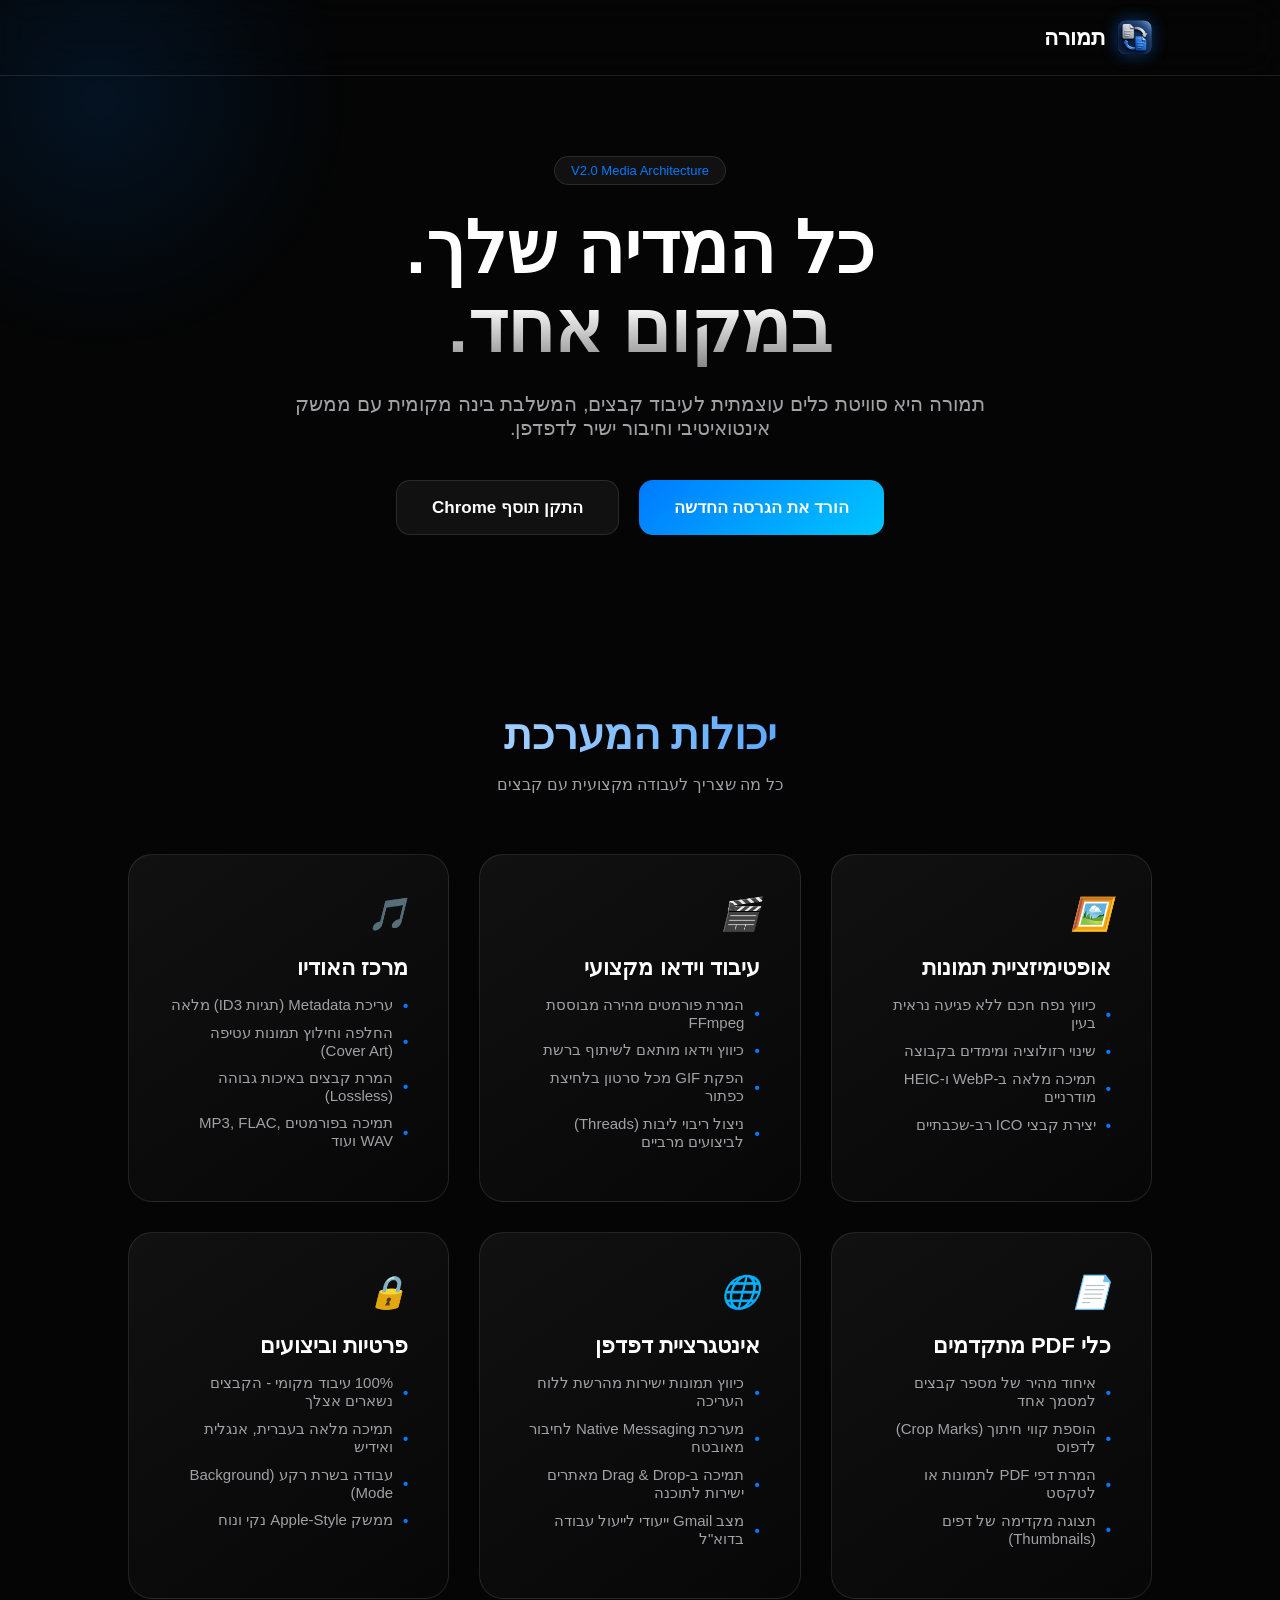
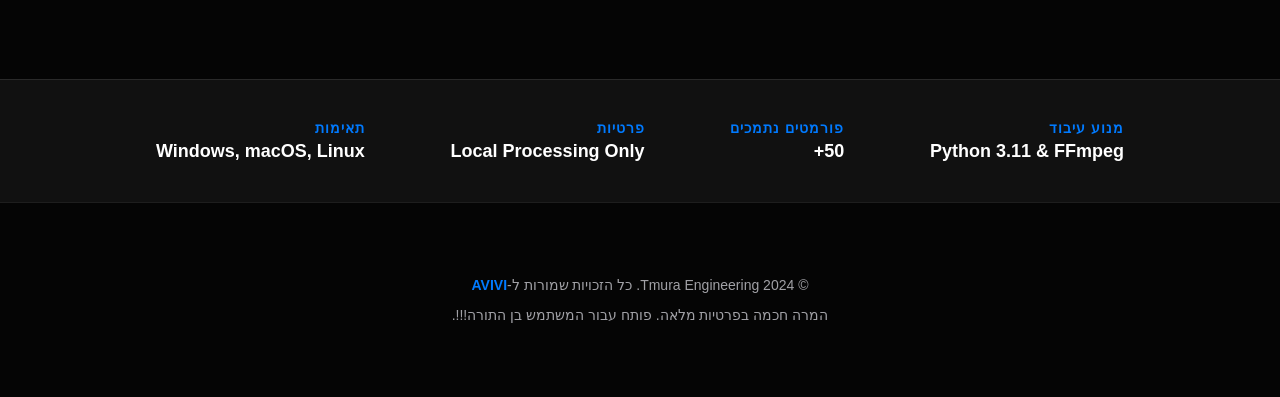
<file: index.html>
<!DOCTYPE html>
<html lang="he" dir="rtl">
<head>
    <!-- Google Tag Manager -->
    <script>(function(w,d,s,l,i){w[l]=w[l]||[];w[l].push({'gtm.start':
    new Date().getTime(),event:'gtm.js'});var f=d.getElementsByTagName(s)[0],
    j=d.createElement(s),dl=l!='dataLayer'?'&l='+l:'';j.async=true;j.src=
    'https://www.googletagmanager.com/gtm.js?id='+i+dl;f.parentNode.insertBefore(j,f);
    })(window,document,'script','dataLayer','GTM-TLV2FS8L');</script>
    <!-- End Google Tag Manager -->

    <meta charset="UTF-8">
    <meta name="viewport" content="width=device-width, initial-scale=1.0">
    <title>Tmura | Smart Media Engine</title>
    <style>
        :root {
            --accent: #007AFF;
            --accent-gradient: linear-gradient(135deg, #007AFF 0%, #00C6FF 100%);
            --bg: #050505;
            --card-bg: rgba(255, 255, 255, 0.05);
            --text-main: #ffffff;
            --text-dim: #a1a1a6;
            --glass-border: rgba(255, 255, 255, 0.1);
        }

        body {
            font-family: 'Segoe UI', -apple-system, BlinkMacSystemFont, sans-serif;
            background-color: var(--bg);
            color: var(--text-main);
            margin: 0;
            overflow-x: hidden;
            scroll-behavior: smooth;
        }

        .glow {
            position: fixed;
            width: 500px;
            height: 500px;
            background: radial-gradient(circle, rgba(0, 122, 255, 0.12) 0%, rgba(0, 0, 0, 0) 70%);
            top: -150px;
            left: -150px;
            z-index: -1;
        }

        nav {
            display: flex;
            justify-content: space-between;
            align-items: center;
            padding: 20px 10%;
            backdrop-filter: blur(20px);
            border-bottom: 1px solid var(--glass-border);
            position: sticky;
            top: 0;
            z-index: 1000;
        }

        .logo {
            display: flex;
            align-items: center;
            gap: 12px;
            font-size: 22px;
            font-weight: 700;
        }

        .logo img {
            width: 35px;
            height: 35px;
            border-radius: 8px;
            box-shadow: 0 0 15px rgba(0, 122, 255, 0.4);
        }

        .hero {
            padding: 80px 20px 60px 20px;
            display: flex;
            flex-direction: column;
            align-items: center;
            text-align: center;
        }

        .badge {
            background: var(--card-bg);
            border: 1px solid var(--glass-border);
            padding: 6px 16px;
            border-radius: 100px;
            font-size: 13px;
            color: var(--accent);
            margin-bottom: 24px;
        }

        h1 {
            font-size: clamp(40px, 8vw, 72px);
            margin: 0;
            background: linear-gradient(to bottom, #fff 60%, #888);
            -webkit-background-clip: text;
            -webkit-text-fill-color: transparent;
            line-height: 1.1;
        }

        .hero p {
            font-size: 20px;
            color: var(--text-dim);
            max-width: 700px;
            margin: 25px 0 40px 0;
        }

        .cta-group {
            display: flex;
            gap: 20px;
            flex-wrap: wrap;
            justify-content: center;
        }

        .btn {
            padding: 16px 35px;
            border-radius: 14px;
            font-size: 17px;
            font-weight: 600;
            text-decoration: none;
            transition: 0.3s;
            display: flex;
            align-items: center;
            gap: 10px;
        }

        .btn-primary {
            background: var(--accent-gradient);
            color: white;
        }

        .btn-primary:hover {
            transform: scale(1.03);
            box-shadow: 0 15px 40px rgba(0, 122, 255, 0.4);
        }

        .btn-secondary {
            background: var(--card-bg);
            color: white;
            border: 1px solid var(--glass-border);
        }

        .features-section {
            padding: 80px 10%;
        }

        .section-title {
            text-align: center;
            margin-bottom: 60px;
        }

        .section-title h2 {
            font-size: 42px;
            margin-bottom: 15px;
            background: linear-gradient(to right, #fff, var(--accent));
            -webkit-background-clip: text;
            -webkit-text-fill-color: transparent;
        }

        .features-grid {
            display: grid;
            grid-template-columns: repeat(auto-fit, minmax(300px, 1fr));
            gap: 30px;
        }

        .feature-card {
            background: linear-gradient(145deg, rgba(255,255,255,0.05) 0%, rgba(255,255,255,0.01) 100%);
            border: 1px solid var(--glass-border);
            padding: 40px;
            border-radius: 24px;
            transition: 0.4s;
            position: relative;
            overflow: hidden;
        }

        .feature-card:hover {
            border-color: rgba(0, 122, 255, 0.3);
            transform: translateY(-5px);
        }

        .feature-card i {
            font-size: 32px;
            margin-bottom: 20px;
            display: block;
        }

        .feature-card h3 {
            font-size: 22px;
            margin-bottom: 15px;
            color: #fff;
        }

        .feature-card ul {
            list-style: none;
            padding: 0;
            margin: 0;
            text-align: right;
        }

        .feature-card li {
            color: var(--text-dim);
            margin-bottom: 10px;
            font-size: 15px;
            display: flex;
            align-items: center;
            gap: 10px;
        }

        .feature-card li::before {
            content: "•";
            color: var(--accent);
            font-weight: bold;
        }

        .specs-bar {
            background: var(--card-bg);
            padding: 40px 10%;
            display: flex;
            justify-content: space-around;
            flex-wrap: wrap;
            gap: 30px;
            border-top: 1px solid var(--glass-border);
        }

        .spec-unit h4 {
            margin: 0 0 5px 0;
            color: var(--accent);
            font-size: 14px;
            text-transform: uppercase;
            letter-spacing: 1px;
        }

        .spec-unit p {
            margin: 0;
            font-size: 18px;
            font-weight: 600;
        }

        footer {
            padding: 60px 10%;
            text-align: center;
            border-top: 1px solid var(--glass-border);
            color: var(--text-dim);
            font-size: 14px;
        }

        footer a {
            color: var(--accent);
            text-decoration: none;
            font-weight: 600;
        }

        footer a:hover {
            text-decoration: underline;
        }

        @media (max-width: 768px) {
            .cta-group .btn { width: 100%; }
            .features-section { padding: 60px 5%; }
        }
    </style>
</head>
<body>
    <!-- Google Tag Manager (noscript) -->
    <noscript><iframe src="https://www.googletagmanager.com/ns.html?id=GTM-TLV2FS8L"
    height="0" width="0" style="display:none;visibility:hidden"></iframe></noscript>
    <!-- End Google Tag Manager (noscript) -->

<div class="glow"></div>

<nav>
    <div class="logo">
        <img src="icon.png" alt="Tmura Logo" onerror="this.src='https://cdn-icons-png.flaticon.com/512/1160/1160358.png'">
        <span>תמורה</span>
    </div>
</nav>

<section class="hero">
    <div class="badge">V2.0 Media Architecture</div>
    <h1>כל המדיה שלך.<br>במקום אחד.</h1>
    <p>תמורה היא סוויטת כלים עוצמתית לעיבוד קבצים, המשלבת בינה מקומית עם ממשק אינטואיטיבי וחיבור ישיר לדפדפן.</p>
    
    <div class="cta-group">
        <a href="https://avivi0630.github.io/tmura/" class="btn btn-primary">
            <span>הורד את הגרסה החדשה</span>
        </a>
        <a href="https://chromewebstore.google.com/detail/smart-converter/mefmiammilbcjogoclncpjcbpklgljal" target="_blank" class="btn btn-secondary">
            <span>התקן תוסף Chrome</span>
        </a>
    </div>
</section>

<section class="features-section">
    <div class="section-title">
        <h2>יכולות המערכת</h2>
        <p style="color: var(--text-dim)">כל מה שצריך לעבודה מקצועית עם קבצים</p>
    </div>

    <div class="features-grid">
        <div class="feature-card">
            <i>🖼️</i>
            <h3>אופטימיזציית תמונות</h3>
            <ul>
                <li>כיווץ נפח חכם ללא פגיעה נראית בעין</li>
                <li>שינוי רזולוציה ומימדים בקבוצה</li>
                <li>תמיכה מלאה ב-WebP ו-HEIC מודרניים</li>
                <li>יצירת קבצי ICO רב-שכבתיים</li>
            </ul>
        </div>

        <div class="feature-card">
            <i>🎬</i>
            <h3>עיבוד וידאו מקצועי</h3>
            <ul>
                <li>המרת פורמטים מהירה מבוססת FFmpeg</li>
                <li>כיווץ וידאו מותאם לשיתוף ברשת</li>
                <li>הפקת GIF מכל סרטון בלחיצת כפתור</li>
                <li>ניצול ריבוי ליבות (Threads) לביצועים מרביים</li>
            </ul>
        </div>

        <div class="feature-card">
            <i>🎵</i>
            <h3>מרכז האודיו</h3>
            <ul>
                <li>עריכת Metadata (תגיות ID3) מלאה</li>
                <li>החלפה וחילוץ תמונות עטיפה (Cover Art)</li>
                <li>המרת קבצים באיכות גבוהה (Lossless)</li>
                <li>תמיכה בפורמטים MP3, FLAC, WAV ועוד</li>
            </ul>
        </div>

        <div class="feature-card">
            <i>📄</i>
            <h3>כלי PDF מתקדמים</h3>
            <ul>
                <li>איחוד מהיר של מספר קבצים למסמך אחד</li>
                <li>הוספת קווי חיתוך (Crop Marks) לדפוס</li>
                <li>המרת דפי PDF לתמונות או לטקסט</li>
                <li>תצוגה מקדימה של דפים (Thumbnails)</li>
            </ul>
        </div>

        <div class="feature-card">
            <i>🌐</i>
            <h3>אינטגרציית דפדפן</h3>
            <ul>
                <li>כיווץ תמונות ישירות מהרשת ללוח העריכה</li>
                <li>מערכת Native Messaging לחיבור מאובטח</li>
                <li>תמיכה ב-Drag & Drop מאתרים ישירות לתוכנה</li>
                <li>מצב Gmail ייעודי לייעול עבודה בדוא"ל</li>
            </ul>
        </div>

        <div class="feature-card">
            <i>🔒</i>
            <h3>פרטיות וביצועים</h3>
            <ul>
                <li>100% עיבוד מקומי - הקבצים נשארים אצלך</li>
                <li>תמיכה מלאה בעברית, אנגלית ואידיש</li>
                <li>עבודה בשרת רקע (Background Mode)</li>
                <li>ממשק Apple-Style נקי ונוח</li>
            </ul>
        </div>
    </div>
</section>

<div class="specs-bar">
    <div class="spec-unit">
        <h4>מנוע עיבוד</h4>
        <p>Python 3.11 & FFmpeg</p>
    </div>
    <div class="spec-unit">
        <h4>פורמטים נתמכים</h4>
        <p>50+</p>
    </div>
    <div class="spec-unit">
        <h4>פרטיות</h4>
        <p>Local Processing Only</p>
    </div>
    <div class="spec-unit">
        <h4>תאימות</h4>
        <p>Windows, macOS, Linux</p>
    </div>
</div>

<footer>
    <p>&copy; 2024 Tmura Engineering. כל הזכויות שמורות ל-<a href="https://mitmachim.top/user/avivi" target="_blank">AVIVI</a></p>
    <p>המרה חכמה בפרטיות מלאה. פותח עבור המשתמש  בן התורה!!!.</p>
</footer>

</body>
</html>
</file>
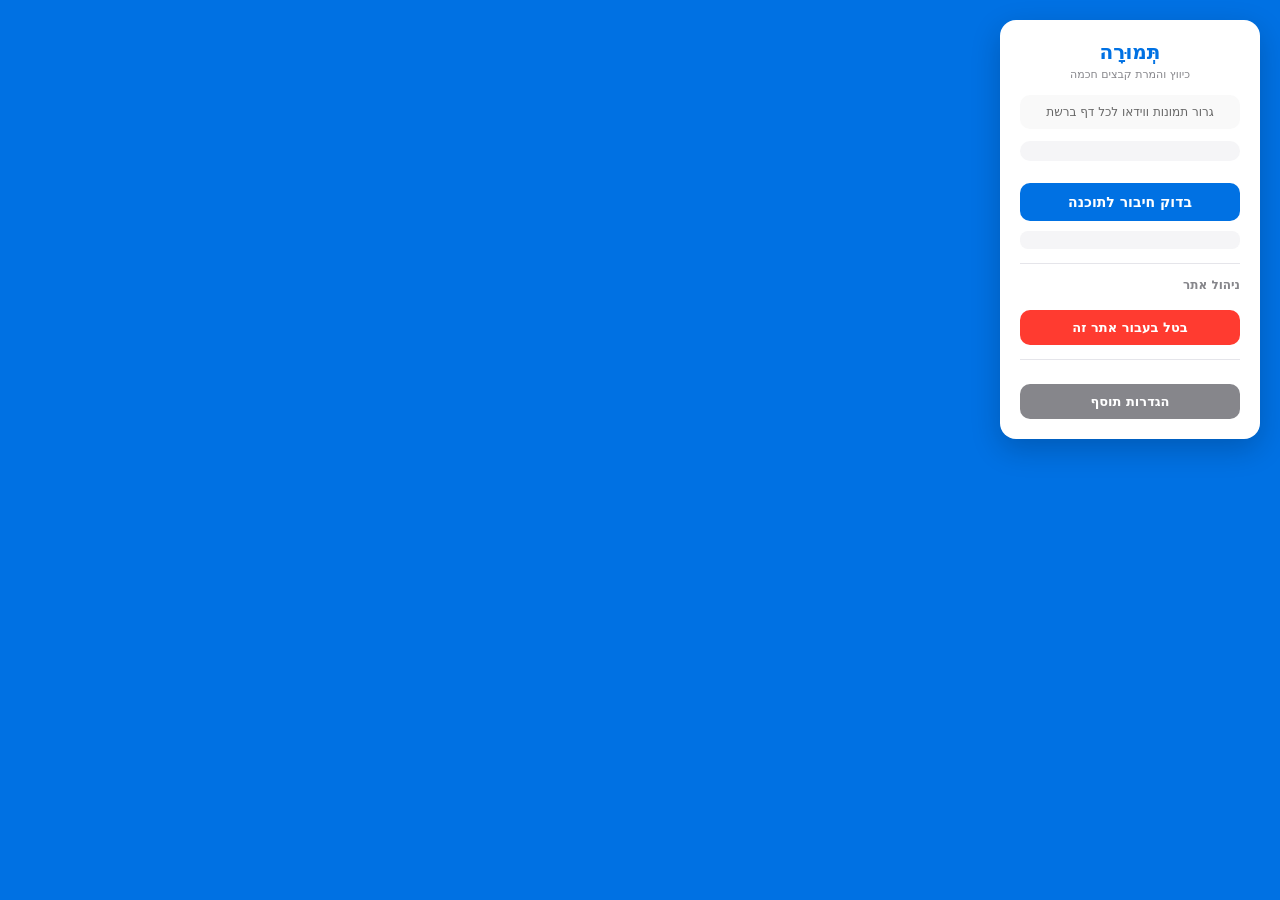
<file: extension/popup.html>
<!DOCTYPE html>
<html dir="rtl" lang="he">
<head>
    <meta charset="UTF-8">
    <meta name="viewport" content="width=device-width, initial-scale=1.0">
    <title>תְּמוּרָה</title>
    <style>
        * { margin: 0; padding: 0; box-sizing: border-box; }
        body {
            width: 300px;
            font-family: 'Segoe UI', system-ui, -apple-system, sans-serif;
            padding: 20px;
            text-align: center;
            background: #0071e3;
            direction: rtl;
        }
        .container {
            background: white;
            border-radius: 16px;
            padding: 20px;
            box-shadow: 0 10px 30px rgba(0, 0, 0, 0.2);
        }
        h3 { color: #0071e3; font-size: 20px; margin-bottom: 4px; font-weight: 800; }
        .subtitle { color: #86868b; font-size: 11px; margin-bottom: 14px; }
        .site-info { background: #f5f5f7; padding: 10px; border-radius: 10px; margin-bottom: 12px; font-size: 12px; color: #1d1d1f; }
        button {
            width: 100%; padding: 11px; margin-top: 10px; cursor: pointer;
            border-radius: 10px; border: none; background: #0071e3; color: white;
            font-weight: 600; font-size: 14px; transition: all 0.2s ease;
            font-family: 'Segoe UI', system-ui, sans-serif;
        }
        button:hover { background: #0059c4; }
        button:active { transform: scale(0.98); }
        button.danger { background: #ff3b30; font-size: 13px; padding: 10px; }
        button.danger:hover { background: #d63028; }
        button.success { background: #34c759; }
        button.success:hover { background: #2db84d; }
        button.secondary { background: #86868b; font-size: 13px; padding: 10px; }
        button.secondary:hover { background: #636366; }
        .status {
            margin-top: 10px; font-size: 12px; color: #86868b; min-height: 18px;
            padding: 6px 8px; border-radius: 8px; background: #f5f5f7;
        }
        .status.success { color: #34c759; background: #f0fff4; }
        .status.error { color: #ff3b30; background: #fff5f5; }
        .status.loading { color: #0071e3; background: #f5f7ff; }
        .info-box { background: #f9f9f9; padding: 10px; border-radius: 10px; margin-bottom: 12px; font-size: 12px; color: #666; }
        .divider { height: 1px; background: #e5e5ea; margin: 14px 0; }
        #siteControlsContainer { text-align: right; margin-top: 10px; }
        .site-controls-title { font-size: 12px; font-weight: 600; color: #86868b; margin-bottom: 8px; display: block; }
    </style>
</head>
<body>
    <div class="container">
        <h3 id="popupTitle">תְּמוּרָה</h3>
        <div class="subtitle" id="popupSubtitle">כיווץ והמרת קבצים חכמה</div>
        <div class="info-box" id="popupInfo">גרור תמונות ווידאו לכל דף ברשת</div>
        <div class="site-info" id="siteInfo"></div>
        <button id="testHost">בדוק חיבור לתוכנה</button>
        <div id="status" class="status"></div>
        <div class="divider"></div>
        <div id="siteControlsContainer">
            <span class="site-controls-title" id="siteControlLabel">ניהול אתר</span>
            <button class="danger" id="toggleSiteBtn">בטל בעבור אתר זה</button>
        </div>
        <div class="divider"></div>
        <button class="secondary" id="settingsBtn">הגדרות תוסף</button>
    </div>
    <script src="popup.js"></script>
</body>
</html>
</file>
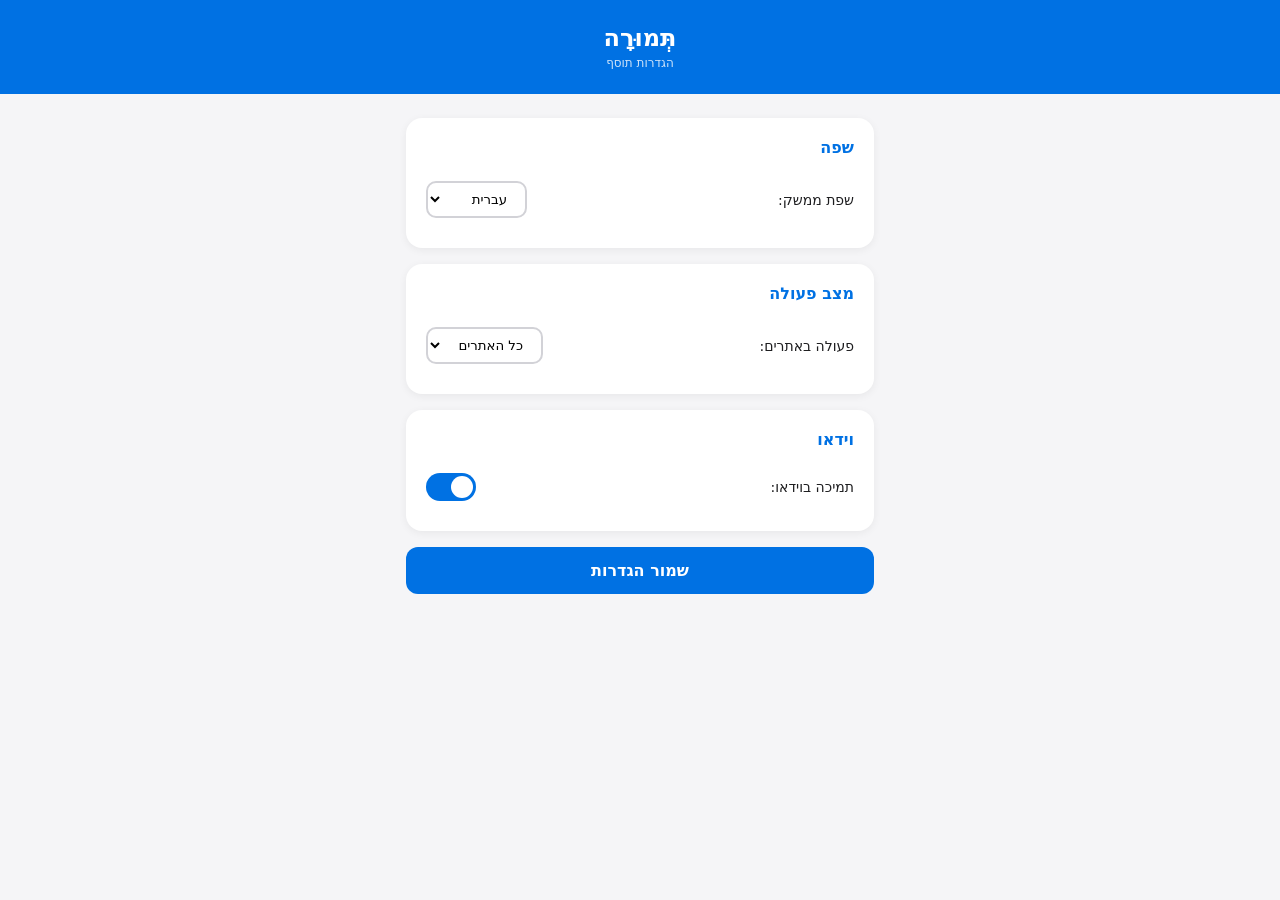
<file: extension/settings.html>
<!DOCTYPE html>
<html dir="rtl" lang="he">
<head>
    <meta charset="UTF-8">
    <meta name="viewport" content="width=device-width, initial-scale=1.0">
    <title>תְּמוּרָה - הגדרות</title>
    <style>
        * { margin: 0; padding: 0; box-sizing: border-box; }
        body {
            font-family: 'Segoe UI', system-ui, -apple-system, sans-serif;
            background: #f5f5f7;
            min-height: 100vh;
            direction: rtl;
            color: #1d1d1f;
        }
        .header { background: #0071e3; color: white; padding: 24px; text-align: center; }
        .header h1 { font-size: 24px; font-weight: 800; }
        .header p { font-size: 12px; opacity: 0.8; margin-top: 4px; }
        .container { max-width: 500px; margin: 24px auto; padding: 0 16px; }
        .group {
            background: white; border-radius: 16px; padding: 20px;
            margin-bottom: 16px; box-shadow: 0 2px 8px rgba(0,0,0,0.06);
        }
        .group h2 { font-size: 16px; font-weight: 700; color: #0071e3; margin-bottom: 14px; }
        .row { display: flex; align-items: center; justify-content: space-between; padding: 10px 0; border-bottom: 1px solid #f0f0f0; }
        .row:last-child { border-bottom: none; }
        .row label { font-size: 14px; font-weight: 500; }
        select { padding: 8px 14px; border: 2px solid #d2d2d7; border-radius: 10px; background: white; font-family: 'Segoe UI', system-ui, sans-serif; cursor: pointer; }
        select:focus { border-color: #0071e3; outline: none; }
        .toggle { position: relative; width: 50px; height: 28px; }
        .toggle input { opacity: 0; width: 0; height: 0; }
        .toggle .slider { position: absolute; cursor: pointer; top: 0; left: 0; right: 0; bottom: 0; background: #d2d2d7; transition: 0.3s; border-radius: 28px; }
        .toggle .slider:before { position: absolute; content: ""; height: 22px; width: 22px; left: 3px; bottom: 3px; background: white; transition: 0.3s; border-radius: 50%; }
        .toggle input:checked + .slider { background: #0071e3; }
        .toggle input:checked + .slider:before { transform: translateX(22px); }
        .save-btn { width: 100%; padding: 14px; background: #0071e3; color: white; border: none; border-radius: 12px; font-size: 16px; font-weight: 600; cursor: pointer; font-family: 'Segoe UI', system-ui, sans-serif; }
        .save-btn:hover { background: #0059c4; }
        .status { margin-top: 12px; text-align: center; font-size: 13px; color: #34c759; min-height: 20px; }
    </style>
</head>
<body>
    <div class="header">
        <h1 id="headerTitle">תְּמוּרָה</h1>
        <p id="headerSub">הגדרות תוסף</p>
    </div>
    <div class="container">
        <div class="group">
            <h2 id="langTitle">שפה</h2>
            <div class="row">
                <label id="langLabel">שפת ממשק:</label>
                <select id="langSelect">
                    <option value="he">עברית</option>
                    <option value="yi">אידיש</option>
                    <option value="en">English</option>
                </select>
            </div>
        </div>
        <div class="group">
            <h2 id="modeTitle">מצב פעולה</h2>
            <div class="row">
                <label id="modeLabel">פעולה באתרים:</label>
                <select id="modeSelect">
                    <option value="all" id="modeAllOpt">כל האתרים</option>
                    <option value="gmail" id="modeGmailOpt">רק Gmail</option>
                </select>
            </div>
        </div>
        <div class="group">
            <h2 id="videoTitle">וידאו</h2>
            <div class="row">
                <label id="videoLabel">תמיכה בוידאו:</label>
                <label class="toggle">
                    <input type="checkbox" id="videoToggle" checked>
                    <span class="slider"></span>
                </label>
            </div>
        </div>
        <button class="save-btn" id="saveBtn">שמור הגדרות</button>
        <div class="status" id="statusMsg"></div>
    </div>
    <script src="settings.js"></script>
</body>
</html>
</file>
